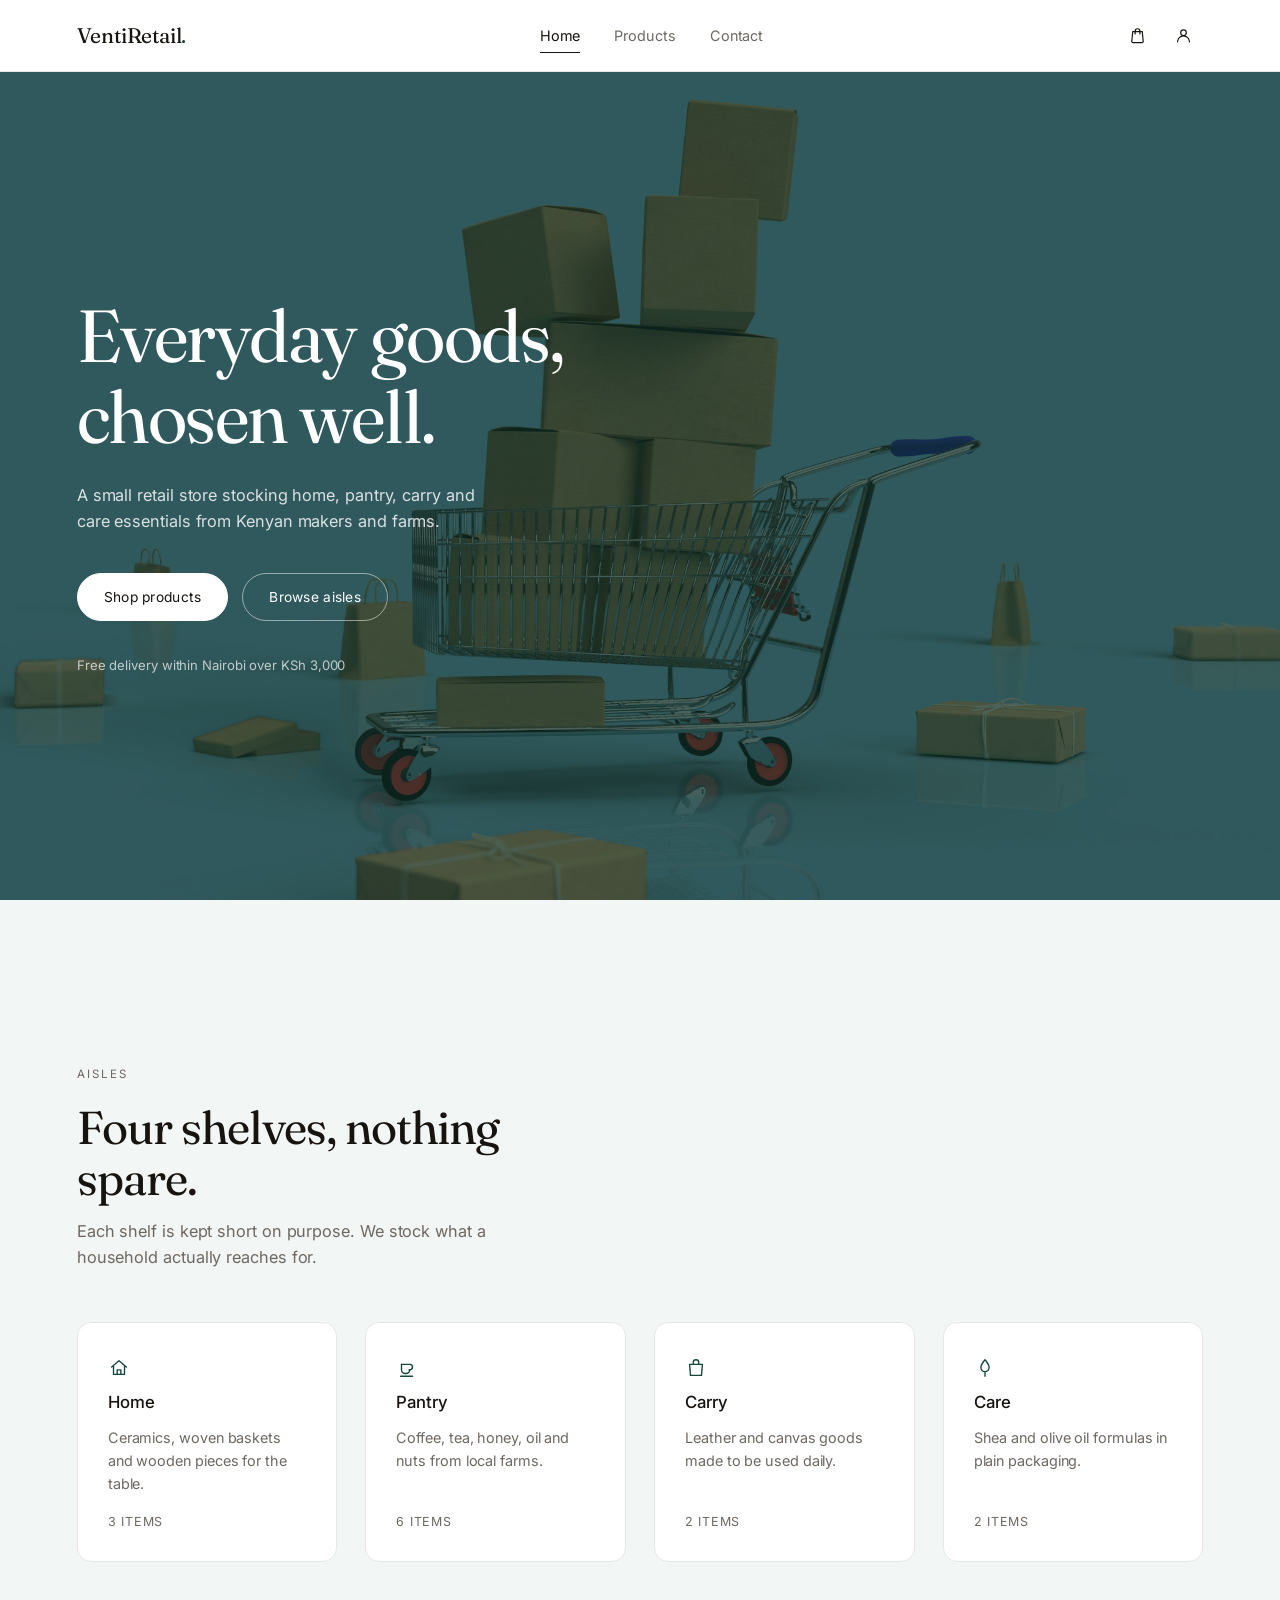
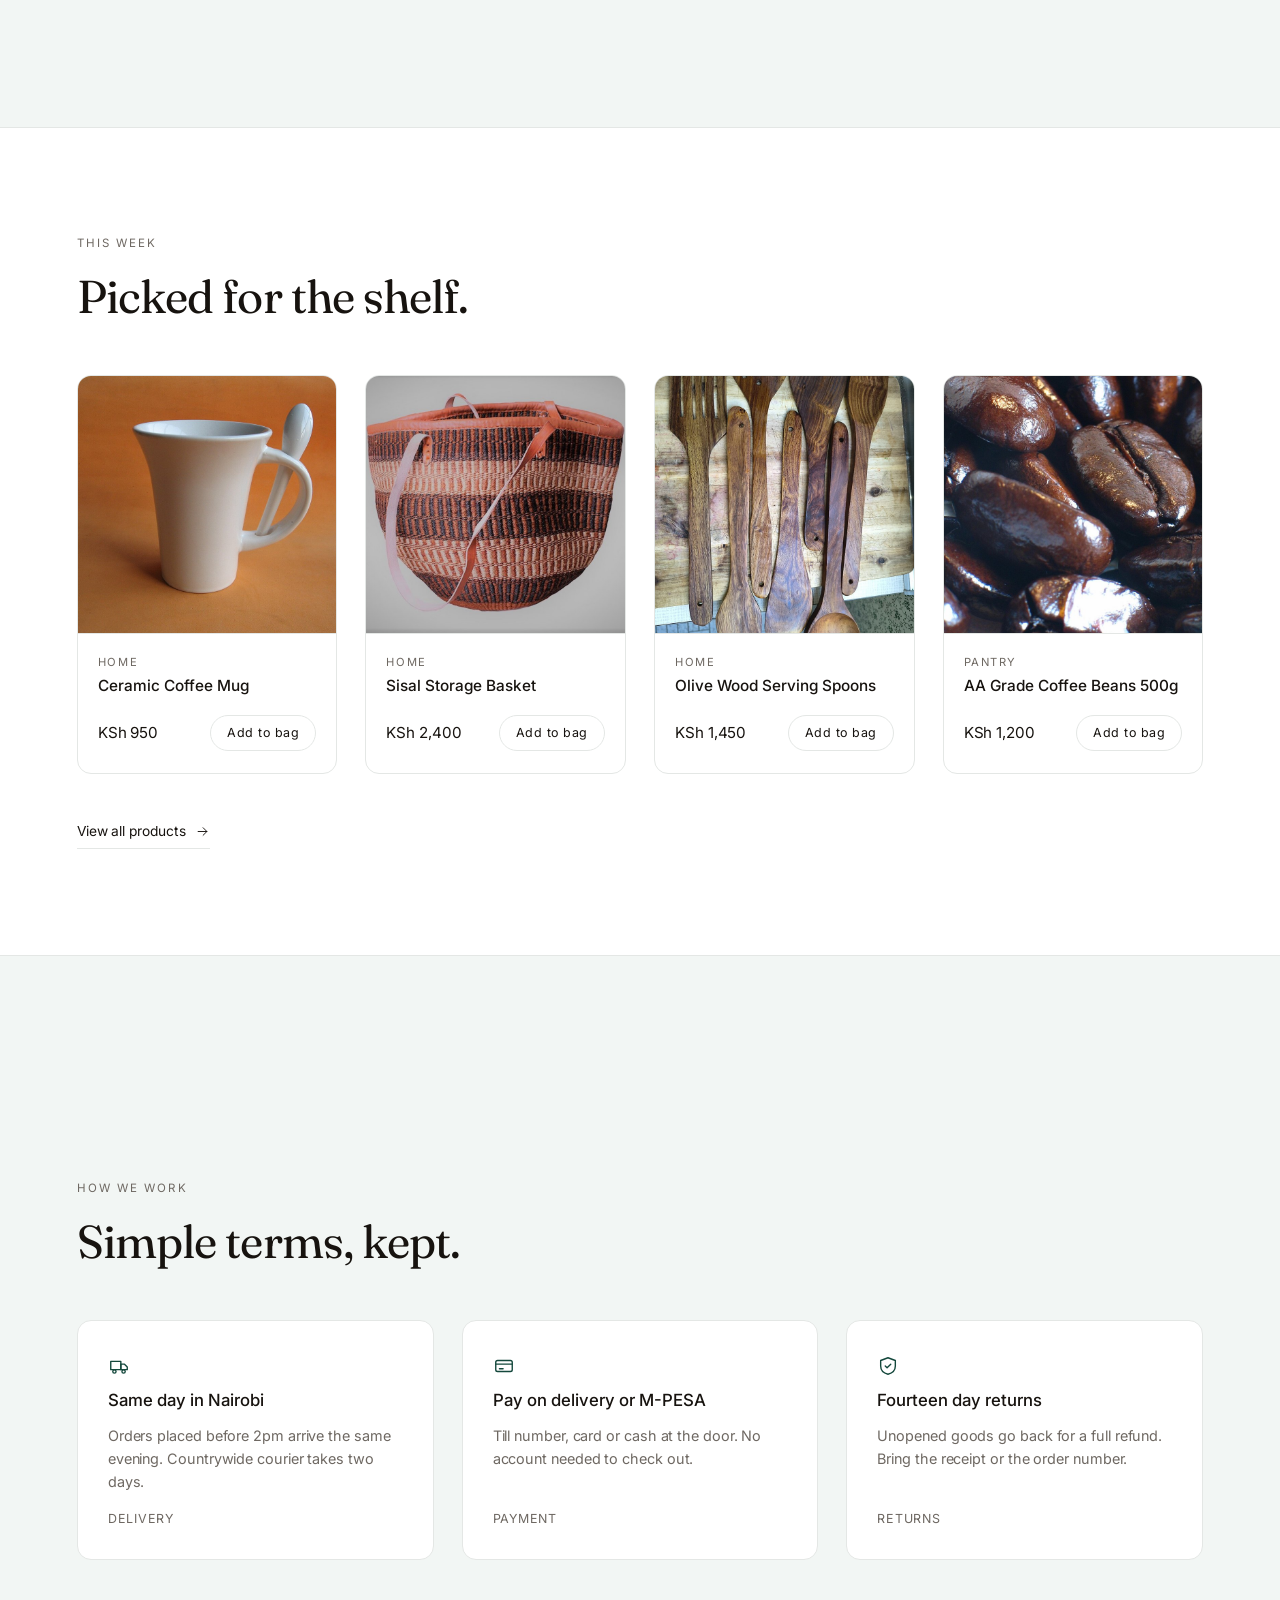
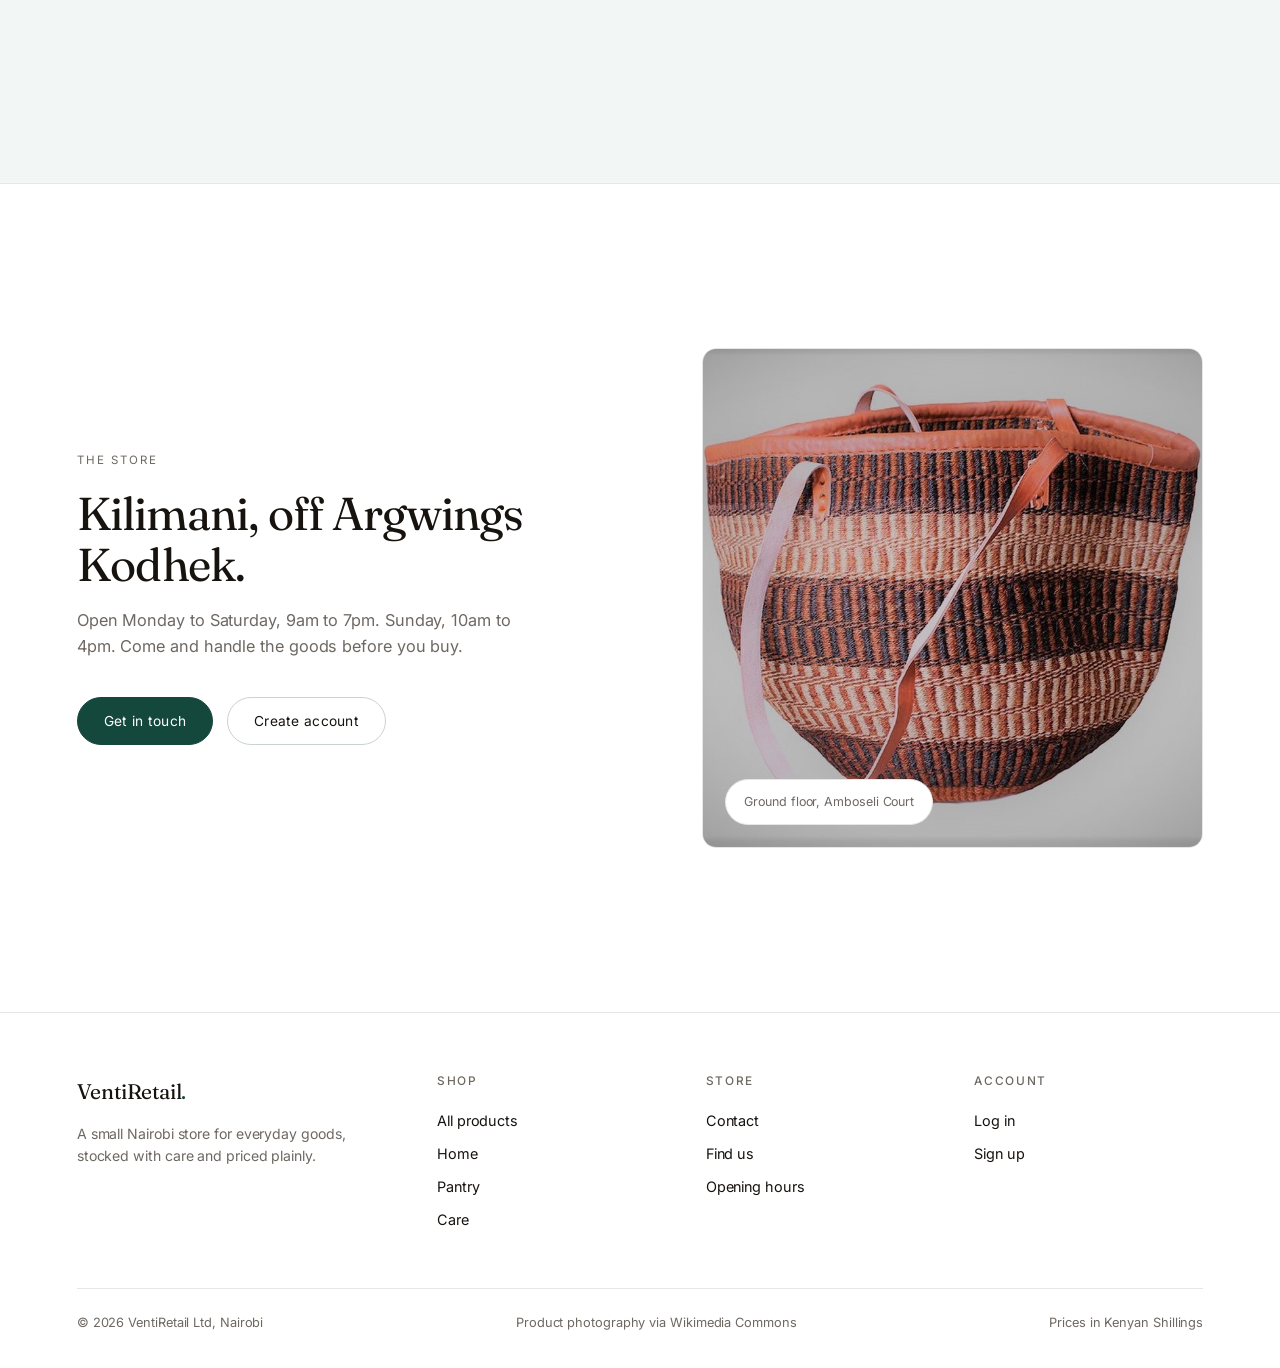
<file: index.html>
<!DOCTYPE html>
<html lang="en" class="snap">
<head>
<meta charset="utf-8">
<meta name="viewport" content="width=device-width, initial-scale=1">
<title>VentiRetail | Everyday goods, Nairobi</title>
<meta name="description" content="VentiRetail is a Nairobi retail store for everyday home, pantry, carry and care goods.">
<link rel="preconnect" href="https://fonts.googleapis.com">
<link rel="preconnect" href="https://fonts.gstatic.com" crossorigin>
<link href="https://fonts.googleapis.com/css2?family=Fraunces:opsz,wght@9..144,300;9..144,400;9..144,500&family=Inter:wght@300;400;500&display=swap" rel="stylesheet">
<link rel="stylesheet" href="assets/css/styles.css">
</head>
<body>

<header class="site-header">
  <div class="wrap header-inner">
    <a class="brand" href="index.html">VentiRetail<span>.</span></a>

    <nav class="nav">
      <a href="index.html" class="active">Home</a>
      <a href="products.html">Products</a>
      <a href="contact.html">Contact</a>
    </nav>

    <div class="actions">
      <button class="icon-btn menu-toggle" data-menu aria-label="Menu">
        <svg viewBox="0 0 24 24" fill="none" stroke="currentColor" stroke-width="1.5" stroke-linecap="round"><path d="M4 7h16M4 12h16M4 17h16"/></svg>
      </button>
      <button class="icon-btn" data-cart-open aria-label="Bag">
        <svg viewBox="0 0 24 24" fill="none" stroke="currentColor" stroke-width="1.5" stroke-linecap="round" stroke-linejoin="round">
          <path d="M6 7h12l1.2 12.2a1.5 1.5 0 0 1-1.5 1.8H6.3a1.5 1.5 0 0 1-1.5-1.8L6 7Z"/>
          <path d="M9 10V6.5a3 3 0 0 1 6 0V10"/>
        </svg>
        <span class="count" data-cart-count hidden>0</span>
      </button>
      <a class="icon-btn" href="login.html" aria-label="Account">
        <svg viewBox="0 0 24 24" fill="none" stroke="currentColor" stroke-width="1.5" stroke-linecap="round" stroke-linejoin="round">
          <circle cx="12" cy="8.5" r="3.5"/>
          <path d="M4.5 20a7.5 7.5 0 0 1 15 0"/>
        </svg>
      </a>
    </div>
  </div>
</header>

<main>

  <!-- Hero -->
  <section class="section hero hero-full" id="top">
    <div class="wrap">
      <div class="hero-copy reveal">
        <h1>Everyday goods, chosen well.</h1>
        <p class="lede">A small retail store stocking home, pantry, carry and care essentials from Kenyan makers and farms.</p>
        <div class="hero-actions">
          <a class="btn btn-light" href="products.html">Shop products</a>
          <a class="btn btn-outline" href="#collections">Browse aisles</a>
        </div>
        <p class="hero-note">Free delivery within Nairobi over KSh 3,000</p>
      </div>
    </div>

  </section>

  <!-- Collections -->
  <section class="section section-alt" id="collections">
    <div class="wrap">
      <div class="section-head reveal">
        <p class="eyebrow">Aisles</p>
        <h2>Four shelves, nothing spare.</h2>
        <p class="lede">Each shelf is kept short on purpose. We stock what a household actually reaches for.</p>
      </div>

      <div class="grid-4">
        <a class="tile reveal" href="products.html">
          <svg viewBox="0 0 24 24" fill="none" stroke="currentColor" stroke-width="1.5" stroke-linecap="round" stroke-linejoin="round"><path d="M4 11 12 4l8 7"/><path d="M6 10v9h12v-9"/><path d="M10 19v-5h4v5"/></svg>
          <h3>Home</h3>
          <p>Ceramics, woven baskets and wooden pieces for the table.</p>
          <span class="tile-foot">3 items</span>
        </a>
        <a class="tile reveal" href="products.html">
          <svg viewBox="0 0 24 24" fill="none" stroke="currentColor" stroke-width="1.5" stroke-linecap="round" stroke-linejoin="round"><path d="M6 8h9a3 3 0 0 1 0 6h-1"/><path d="M6 8v6a4 4 0 0 0 4 4h1a4 4 0 0 0 4-4"/><path d="M5 21h13"/></svg>
          <h3>Pantry</h3>
          <p>Coffee, tea, honey, oil and nuts from local farms.</p>
          <span class="tile-foot">6 items</span>
        </a>
        <a class="tile reveal" href="products.html">
          <svg viewBox="0 0 24 24" fill="none" stroke="currentColor" stroke-width="1.5" stroke-linecap="round" stroke-linejoin="round"><path d="M5 8h14l-1 12H6L5 8Z"/><path d="M9 8V6a3 3 0 0 1 6 0v2"/></svg>
          <h3>Carry</h3>
          <p>Leather and canvas goods made to be used daily.</p>
          <span class="tile-foot">2 items</span>
        </a>
        <a class="tile reveal" href="products.html">
          <svg viewBox="0 0 24 24" fill="none" stroke="currentColor" stroke-width="1.5" stroke-linecap="round" stroke-linejoin="round"><path d="M12 3c3 3.5 4.5 6 4.5 8.5a4.5 4.5 0 0 1-9 0C7.5 9 9 6.5 12 3Z"/><path d="M12 21v-4"/></svg>
          <h3>Care</h3>
          <p>Shea and olive oil formulas in plain packaging.</p>
          <span class="tile-foot">2 items</span>
        </a>
      </div>
    </div>
  </section>

  <!-- Featured -->
  <section class="section" id="featured">
    <div class="wrap">
      <div class="section-head reveal">
        <p class="eyebrow">This week</p>
        <h2>Picked for the shelf.</h2>
      </div>
      <div class="grid-4 reveal" data-grid data-limit="4"></div>
      <div style="margin-top:44px">
        <a class="link-arrow" href="products.html">
          View all products
          <svg viewBox="0 0 24 24" fill="none" stroke="currentColor" stroke-width="1.5" stroke-linecap="round" stroke-linejoin="round"><path d="M5 12h14M13 6l6 6-6 6"/></svg>
        </a>
      </div>
    </div>
  </section>

  <!-- Promise -->
  <section class="section section-alt" id="promise">
    <div class="wrap">
      <div class="section-head reveal">
        <p class="eyebrow">How we work</p>
        <h2>Simple terms, kept.</h2>
      </div>
      <div class="grid-3">
        <div class="tile reveal">
          <svg viewBox="0 0 24 24" fill="none" stroke="currentColor" stroke-width="1.5" stroke-linecap="round" stroke-linejoin="round"><path d="M3 7h11v9H3z"/><path d="M14 10h4l3 3v3h-7z"/><circle cx="7" cy="18" r="1.8"/><circle cx="17" cy="18" r="1.8"/></svg>
          <h3>Same day in Nairobi</h3>
          <p>Orders placed before 2pm arrive the same evening. Countrywide courier takes two days.</p>
          <span class="tile-foot">Delivery</span>
        </div>
        <div class="tile reveal">
          <svg viewBox="0 0 24 24" fill="none" stroke="currentColor" stroke-width="1.5" stroke-linecap="round" stroke-linejoin="round"><rect x="3" y="6" width="18" height="12" rx="2"/><path d="M3 10h18"/><path d="M7 15h4"/></svg>
          <h3>Pay on delivery or M-PESA</h3>
          <p>Till number, card or cash at the door. No account needed to check out.</p>
          <span class="tile-foot">Payment</span>
        </div>
        <div class="tile reveal">
          <svg viewBox="0 0 24 24" fill="none" stroke="currentColor" stroke-width="1.5" stroke-linecap="round" stroke-linejoin="round"><path d="M12 3 4 6v6c0 4.5 3.2 7.8 8 9 4.8-1.2 8-4.5 8-9V6l-8-3Z"/><path d="m9 12 2 2 4-4"/></svg>
          <h3>Fourteen day returns</h3>
          <p>Unopened goods go back for a full refund. Bring the receipt or the order number.</p>
          <span class="tile-foot">Returns</span>
        </div>
      </div>
    </div>
  </section>

  <!-- Visit -->
  <section class="section" id="visit">
    <div class="wrap hero-grid">
      <div class="hero-copy reveal">
        <p class="eyebrow">The store</p>
        <h2>Kilimani, off Argwings Kodhek.</h2>
        <p class="lede" style="margin-top:16px">Open Monday to Saturday, 9am to 7pm. Sunday, 10am to 4pm. Come and handle the goods before you buy.</p>
        <div class="hero-actions">
          <a class="btn" href="contact.html">Get in touch</a>
          <a class="btn btn-ghost" href="signup.html">Create account</a>
        </div>
      </div>
      <div class="hero-figure reveal" style="aspect-ratio:1/1">
        <img src="assets/products/basket.jpg" alt="Woven sisal basket on the shop shelf">
        <div class="hero-tag">Ground floor, Amboseli Court</div>
      </div>
    </div>
  </section>

</main>

<footer class="site-footer">
  <div class="wrap">
    <div class="footer-grid">
      <div>
        <a class="brand" href="index.html">VentiRetail<span>.</span></a>
        <p>A small Nairobi store for everyday goods, stocked with care and priced plainly.</p>
      </div>
      <div class="footer-col">
        <h3>Shop</h3>
        <a href="products.html">All products</a>
        <a href="products.html">Home</a>
        <a href="products.html">Pantry</a>
        <a href="products.html">Care</a>
      </div>
      <div class="footer-col">
        <h3>Store</h3>
        <a href="contact.html">Contact</a>
        <a href="contact.html#find">Find us</a>
        <a href="contact.html#hours">Opening hours</a>
      </div>
      <div class="footer-col">
        <h3>Account</h3>
        <a href="login.html">Log in</a>
        <a href="signup.html">Sign up</a>
      </div>
    </div>
    <div class="footer-bar">
      <span>&copy; 2026 VentiRetail Ltd, Nairobi</span>
      <span>Product photography via Wikimedia Commons</span>
      <span>Prices in Kenyan Shillings</span>
    </div>
  </div>
</footer>

<div class="overlay" data-overlay></div>

<aside class="drawer" data-drawer aria-label="Shopping bag">
  <div class="drawer-head">
    <h2>Your bag</h2>
    <button class="icon-btn" data-cart-close aria-label="Close bag">
      <svg viewBox="0 0 24 24" fill="none" stroke="currentColor" stroke-width="1.5" stroke-linecap="round"><path d="M6 6l12 12M18 6 6 18"/></svg>
    </button>
  </div>
  <div class="drawer-body" data-cart-body></div>
  <div class="drawer-foot">
    <div class="total-row">
      <span>Total</span>
      <span data-cart-total>KSh 0</span>
    </div>
    <button class="btn btn-block" type="button">Checkout</button>
    <p class="note">Delivery calculated at checkout.</p>
  </div>
</aside>

<script src="assets/js/app.js"></script>
</body>
</html>
</file>
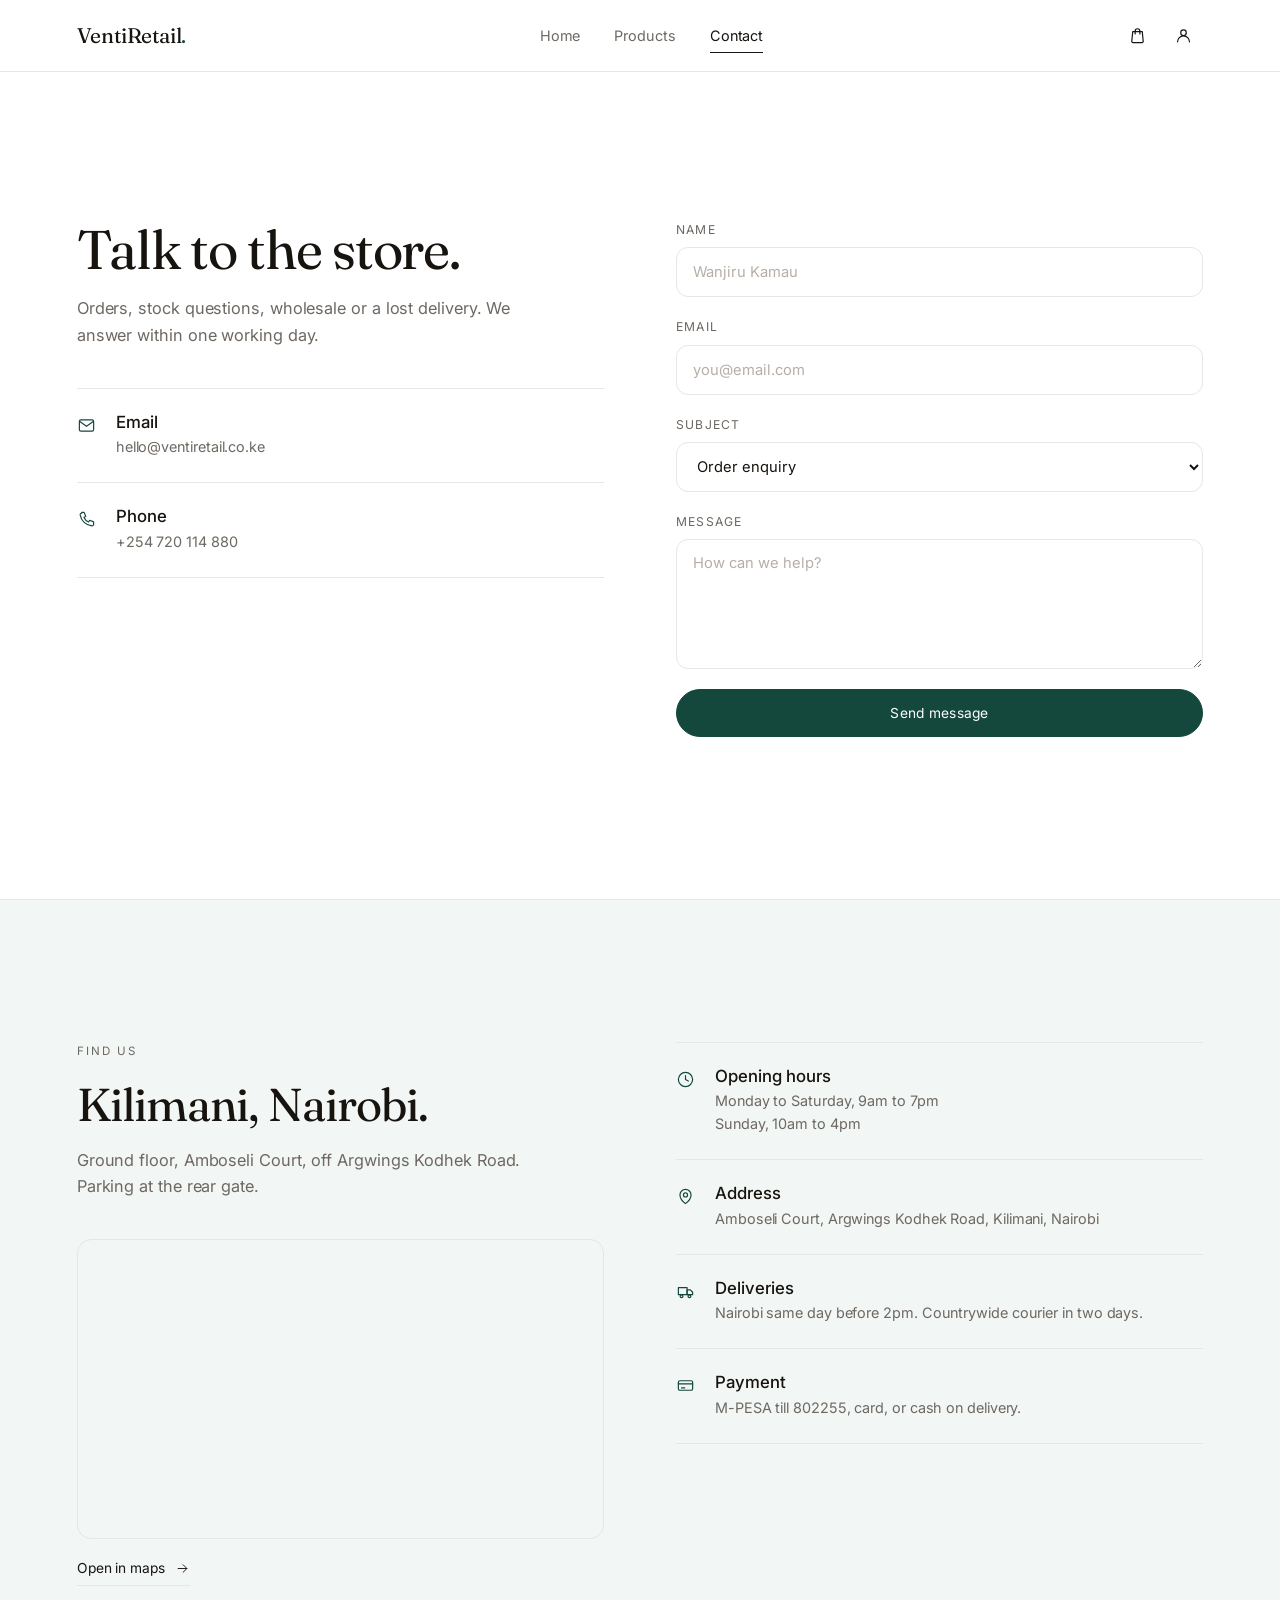
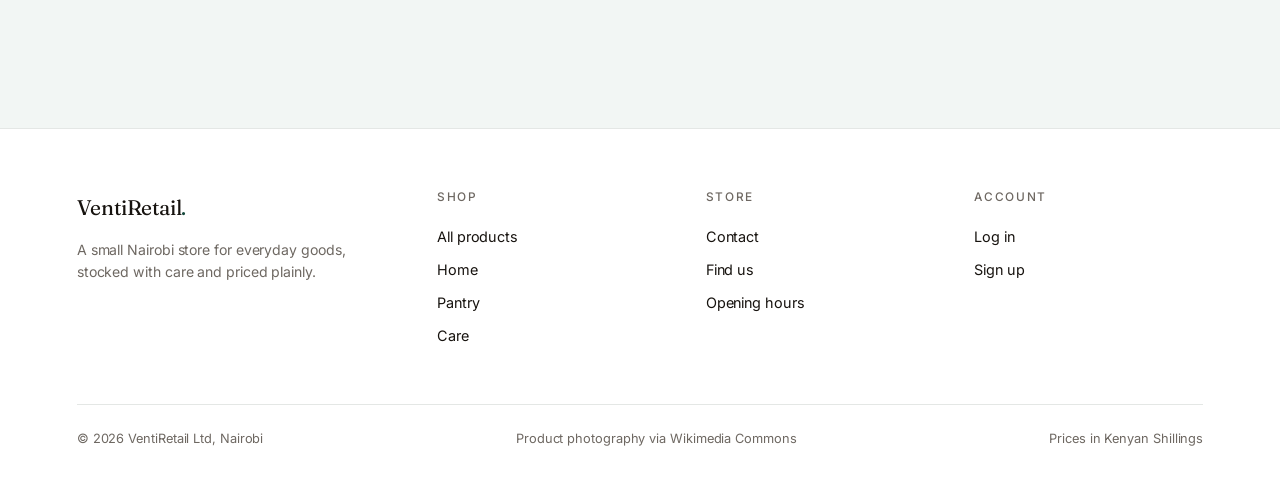
<file: contact.html>
<!DOCTYPE html>
<html lang="en" class="snap">
<head>
<meta charset="utf-8">
<meta name="viewport" content="width=device-width, initial-scale=1">
<title>Contact | VentiRetail</title>
<meta name="description" content="Reach the VentiRetail store in Kilimani, Nairobi. Message us, call, or visit.">
<link rel="preconnect" href="https://fonts.googleapis.com">
<link rel="preconnect" href="https://fonts.gstatic.com" crossorigin>
<link href="https://fonts.googleapis.com/css2?family=Fraunces:opsz,wght@9..144,300;9..144,400;9..144,500&family=Inter:wght@300;400;500&display=swap" rel="stylesheet">
<link rel="stylesheet" href="assets/css/styles.css">
</head>
<body>

<header class="site-header">
  <div class="wrap header-inner">
    <a class="brand" href="index.html">VentiRetail<span>.</span></a>

    <nav class="nav">
      <a href="index.html">Home</a>
      <a href="products.html">Products</a>
      <a href="contact.html" class="active">Contact</a>
    </nav>

    <div class="actions">
      <button class="icon-btn menu-toggle" data-menu aria-label="Menu">
        <svg viewBox="0 0 24 24" fill="none" stroke="currentColor" stroke-width="1.5" stroke-linecap="round"><path d="M4 7h16M4 12h16M4 17h16"/></svg>
      </button>
      <button class="icon-btn" data-cart-open aria-label="Bag">
        <svg viewBox="0 0 24 24" fill="none" stroke="currentColor" stroke-width="1.5" stroke-linecap="round" stroke-linejoin="round">
          <path d="M6 7h12l1.2 12.2a1.5 1.5 0 0 1-1.5 1.8H6.3a1.5 1.5 0 0 1-1.5-1.8L6 7Z"/>
          <path d="M9 10V6.5a3 3 0 0 1 6 0V10"/>
        </svg>
        <span class="count" data-cart-count hidden>0</span>
      </button>
      <a class="icon-btn" href="login.html" aria-label="Account">
        <svg viewBox="0 0 24 24" fill="none" stroke="currentColor" stroke-width="1.5" stroke-linecap="round" stroke-linejoin="round">
          <circle cx="12" cy="8.5" r="3.5"/>
          <path d="M4.5 20a7.5 7.5 0 0 1 15 0"/>
        </svg>
      </a>
    </div>
  </div>
</header>

<main>

  <!-- Write to us -->
  <section class="section hero" id="write">
    <div class="wrap contact-grid">
      <div class="reveal">
        <h1 style="font-size:clamp(2.2rem,4.6vw,3.4rem);margin-bottom:16px">Talk to the store.</h1>
        <p class="lede">Orders, stock questions, wholesale or a lost delivery. We answer within one working day.</p>

        <div class="info-list" style="margin-top:40px">
          <div class="info-item">
            <svg viewBox="0 0 24 24" fill="none" stroke="currentColor" stroke-width="1.5" stroke-linecap="round" stroke-linejoin="round"><rect x="3" y="5" width="18" height="14" rx="2"/><path d="m3.5 7 8.5 6 8.5-6"/></svg>
            <div>
              <h3>Email</h3>
              <p>hello@ventiretail.co.ke</p>
            </div>
          </div>
          <div class="info-item">
            <svg viewBox="0 0 24 24" fill="none" stroke="currentColor" stroke-width="1.5" stroke-linecap="round" stroke-linejoin="round"><path d="M6 3h3l2 5-2.2 1.4a12 12 0 0 0 5.8 5.8L16 13l5 2v3a2 2 0 0 1-2.2 2A16.5 16.5 0 0 1 4 6.2 2 2 0 0 1 6 4Z"/></svg>
            <div>
              <h3>Phone</h3>
              <p>+254 720 114 880</p>
            </div>
          </div>
        </div>
      </div>

      <div class="reveal">
        <form data-demo="Message sent. We will reply to your email shortly." data-reset="true">
          <div class="field">
            <label for="name">Name</label>
            <input id="name" name="name" type="text" placeholder="Wanjiru Kamau" required>
          </div>
          <div class="field">
            <label for="email">Email</label>
            <input id="email" name="email" type="email" placeholder="you@email.com" required>
          </div>
          <div class="field">
            <label for="topic">Subject</label>
            <select id="topic" name="topic">
              <option>Order enquiry</option>
              <option>Stock and availability</option>
              <option>Wholesale</option>
              <option>Returns</option>
            </select>
          </div>
          <div class="field">
            <label for="message">Message</label>
            <textarea id="message" name="message" placeholder="How can we help?" required></textarea>
          </div>
          <button class="btn btn-block" type="submit">Send message</button>
          <p class="note" data-note></p>
        </form>
      </div>
    </div>

  </section>

  <!-- Find us -->
  <section class="section section-alt" id="find">
    <div class="wrap contact-grid">
      <div class="reveal">
        <p class="eyebrow">Find us</p>
        <h2>Kilimani, Nairobi.</h2>
        <p class="lede" style="margin-top:16px">Ground floor, Amboseli Court, off Argwings Kodhek Road. Parking at the rear gate.</p>
        <div class="map-block">
          <iframe
            title="Map of Kilimani, Nairobi"
            src="https://www.openstreetmap.org/export/embed.html?bbox=36.7745%2C-1.3005%2C36.7965%2C-1.2865&amp;layer=mapnik&amp;marker=-1.2935%2C36.7855"
            loading="lazy"
            referrerpolicy="no-referrer-when-downgrade"></iframe>
        </div>
        <a class="link-arrow" style="margin-top:18px" href="https://www.openstreetmap.org/?mlat=-1.2935&amp;mlon=36.7855#map=16/-1.2935/36.7855" target="_blank" rel="noopener">
          Open in maps
          <svg viewBox="0 0 24 24" fill="none" stroke="currentColor" stroke-width="1.5" stroke-linecap="round" stroke-linejoin="round"><path d="M5 12h14M13 6l6 6-6 6"/></svg>
        </a>
      </div>

      <div class="reveal" id="hours">
        <div class="info-list">
          <div class="info-item">
            <svg viewBox="0 0 24 24" fill="none" stroke="currentColor" stroke-width="1.5" stroke-linecap="round" stroke-linejoin="round"><circle cx="12" cy="12" r="9"/><path d="M12 7v5l3.5 2"/></svg>
            <div>
              <h3>Opening hours</h3>
              <p>Monday to Saturday, 9am to 7pm<br>Sunday, 10am to 4pm</p>
            </div>
          </div>
          <div class="info-item">
            <svg viewBox="0 0 24 24" fill="none" stroke="currentColor" stroke-width="1.5" stroke-linecap="round" stroke-linejoin="round"><path d="M12 21s7-5.4 7-11a7 7 0 1 0-14 0c0 5.6 7 11 7 11Z"/><circle cx="12" cy="10" r="2.6"/></svg>
            <div>
              <h3>Address</h3>
              <p>Amboseli Court, Argwings Kodhek Road, Kilimani, Nairobi</p>
            </div>
          </div>
          <div class="info-item">
            <svg viewBox="0 0 24 24" fill="none" stroke="currentColor" stroke-width="1.5" stroke-linecap="round" stroke-linejoin="round"><path d="M3 7h11v9H3z"/><path d="M14 10h4l3 3v3h-7z"/><circle cx="7" cy="18" r="1.8"/><circle cx="17" cy="18" r="1.8"/></svg>
            <div>
              <h3>Deliveries</h3>
              <p>Nairobi same day before 2pm. Countrywide courier in two days.</p>
            </div>
          </div>
          <div class="info-item">
            <svg viewBox="0 0 24 24" fill="none" stroke="currentColor" stroke-width="1.5" stroke-linecap="round" stroke-linejoin="round"><rect x="3" y="6" width="18" height="12" rx="2"/><path d="M3 10h18"/><path d="M7 15h4"/></svg>
            <div>
              <h3>Payment</h3>
              <p>M-PESA till 802255, card, or cash on delivery.</p>
            </div>
          </div>
        </div>
      </div>
    </div>
  </section>

</main>

<footer class="site-footer">
  <div class="wrap">
    <div class="footer-grid">
      <div>
        <a class="brand" href="index.html">VentiRetail<span>.</span></a>
        <p>A small Nairobi store for everyday goods, stocked with care and priced plainly.</p>
      </div>
      <div class="footer-col">
        <h3>Shop</h3>
        <a href="products.html">All products</a>
        <a href="products.html">Home</a>
        <a href="products.html">Pantry</a>
        <a href="products.html">Care</a>
      </div>
      <div class="footer-col">
        <h3>Store</h3>
        <a href="contact.html">Contact</a>
        <a href="contact.html#find">Find us</a>
        <a href="contact.html#hours">Opening hours</a>
      </div>
      <div class="footer-col">
        <h3>Account</h3>
        <a href="login.html">Log in</a>
        <a href="signup.html">Sign up</a>
      </div>
    </div>
    <div class="footer-bar">
      <span>&copy; 2026 VentiRetail Ltd, Nairobi</span>
      <span>Product photography via Wikimedia Commons</span>
      <span>Prices in Kenyan Shillings</span>
    </div>
  </div>
</footer>

<div class="overlay" data-overlay></div>

<aside class="drawer" data-drawer aria-label="Shopping bag">
  <div class="drawer-head">
    <h2>Your bag</h2>
    <button class="icon-btn" data-cart-close aria-label="Close bag">
      <svg viewBox="0 0 24 24" fill="none" stroke="currentColor" stroke-width="1.5" stroke-linecap="round"><path d="M6 6l12 12M18 6 6 18"/></svg>
    </button>
  </div>
  <div class="drawer-body" data-cart-body></div>
  <div class="drawer-foot">
    <div class="total-row">
      <span>Total</span>
      <span data-cart-total>KSh 0</span>
    </div>
    <button class="btn btn-block" type="button">Checkout</button>
    <p class="note">Delivery calculated at checkout.</p>
  </div>
</aside>

<script src="assets/js/app.js"></script>
</body>
</html>
</file>
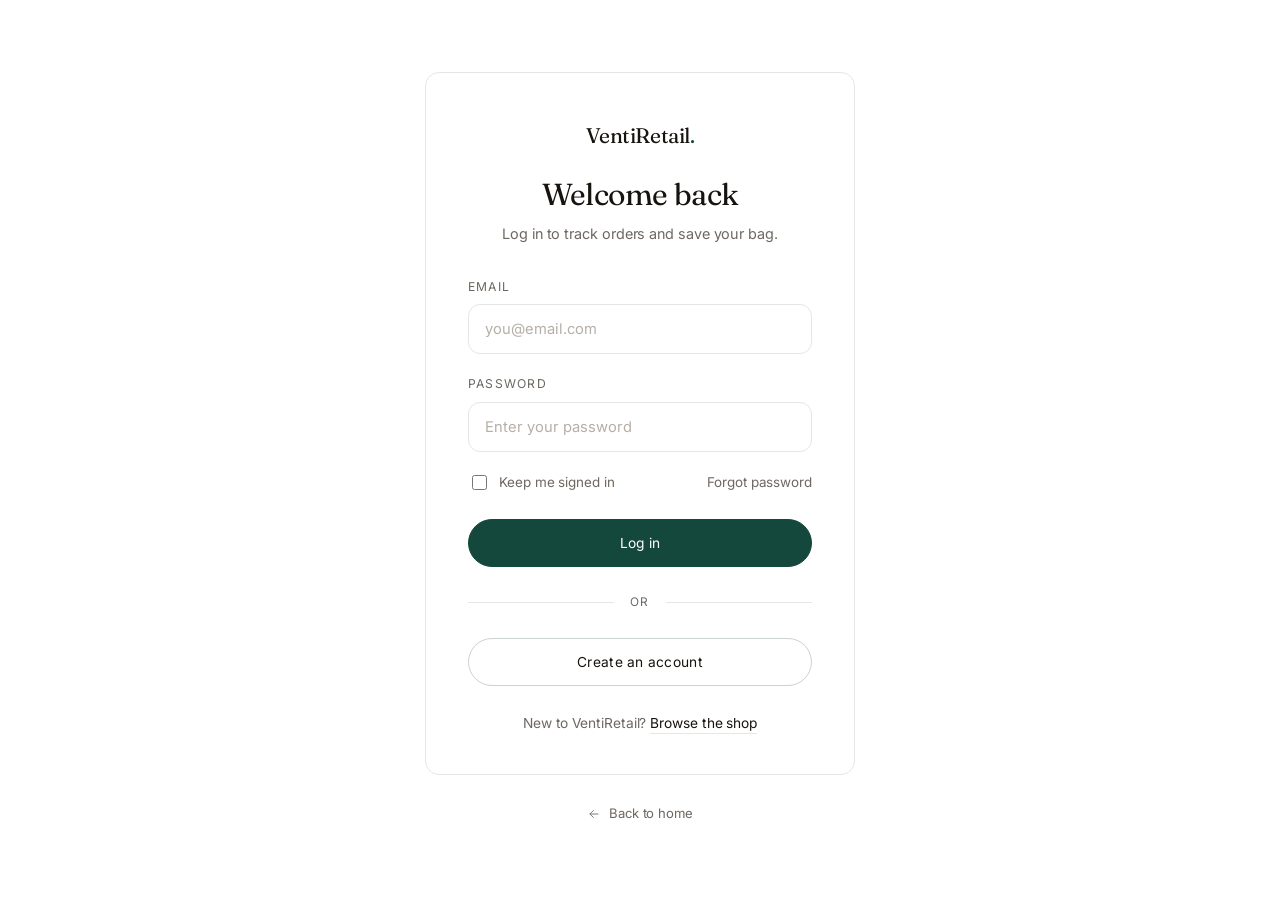
<file: login.html>
<!DOCTYPE html>
<html lang="en">
<head>
<meta charset="utf-8">
<meta name="viewport" content="width=device-width, initial-scale=1">
<title>Log in | VentiRetail</title>
<link rel="preconnect" href="https://fonts.googleapis.com">
<link rel="preconnect" href="https://fonts.gstatic.com" crossorigin>
<link href="https://fonts.googleapis.com/css2?family=Fraunces:opsz,wght@9..144,300;9..144,400;9..144,500&family=Inter:wght@300;400;500&display=swap" rel="stylesheet">
<link rel="stylesheet" href="assets/css/styles.css">
</head>
<body>

<main class="auth">
  <div class="auth-inner">
    <div class="auth-card">
      <a class="brand" href="index.html">VentiRetail<span>.</span></a>
      <h1>Welcome back</h1>
      <p class="sub">Log in to track orders and save your bag.</p>

      <form data-demo="Demo only. Connect an authentication service to log in." data-reset="false">
        <div class="field">
          <label for="email">Email</label>
          <input id="email" name="email" type="email" placeholder="you@email.com" required>
        </div>
        <div class="field">
          <label for="password">Password</label>
          <input id="password" name="password" type="password" placeholder="Enter your password" required>
        </div>

        <div class="row-between">
          <label class="check"><input type="checkbox"> Keep me signed in</label>
          <a href="#">Forgot password</a>
        </div>

        <button class="btn btn-block" type="submit">Log in</button>
        <p class="note" data-note style="text-align:center"></p>
      </form>

      <div class="divider">or</div>

      <a class="btn btn-ghost btn-block" href="signup.html">Create an account</a>

      <p class="auth-foot">New to VentiRetail? <a href="products.html">Browse the shop</a></p>
    </div>

    <a class="back-home" href="index.html">
      <svg viewBox="0 0 24 24" fill="none" stroke="currentColor" stroke-width="1.5" stroke-linecap="round" stroke-linejoin="round"><path d="M19 12H5M11 6l-6 6 6 6"/></svg>
      Back to home
    </a>
  </div>
</main>

<script src="assets/js/app.js"></script>
</body>
</html>
</file>
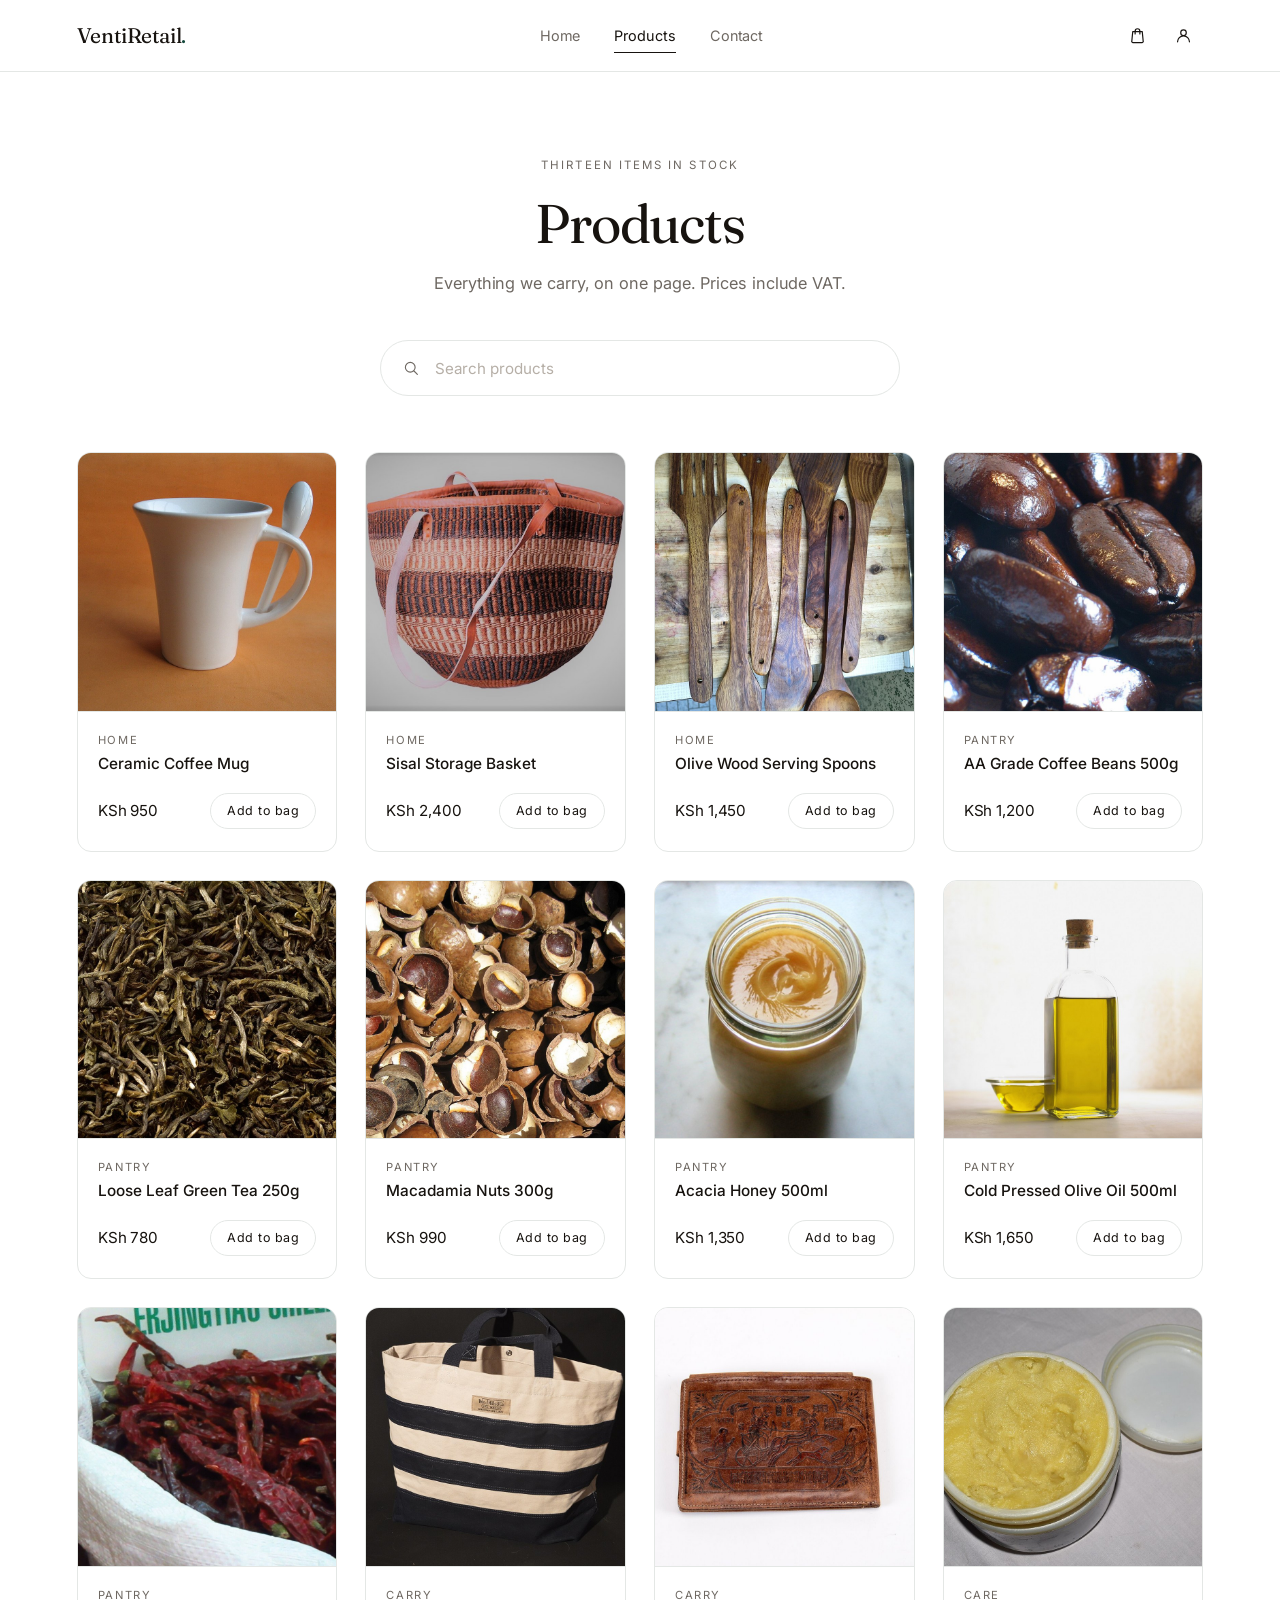
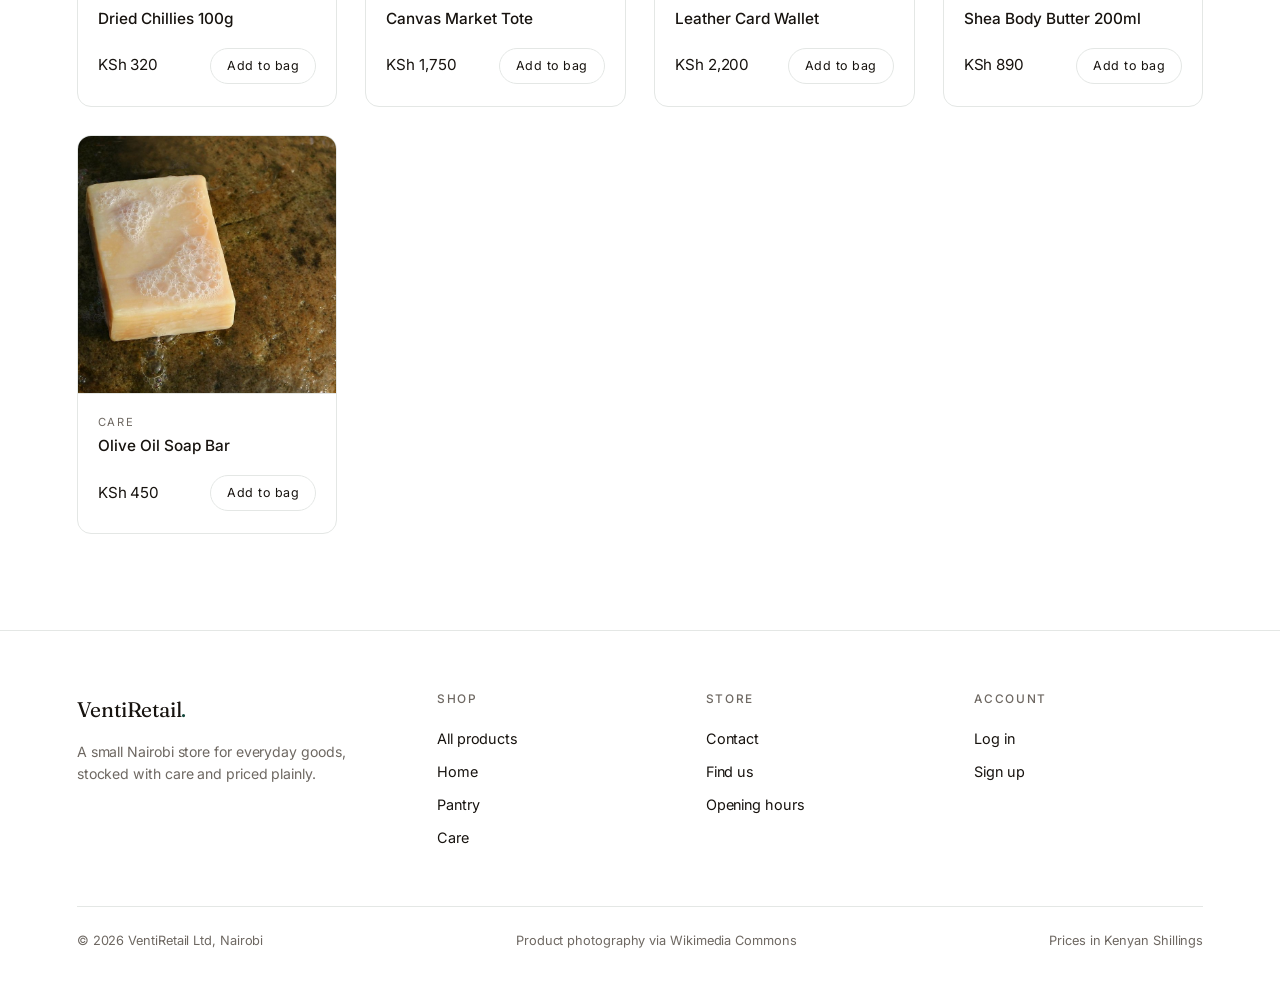
<file: products.html>
<!DOCTYPE html>
<html lang="en">
<head>
<meta charset="utf-8">
<meta name="viewport" content="width=device-width, initial-scale=1">
<title>Products | VentiRetail</title>
<meta name="description" content="Home, pantry, carry and care goods stocked at VentiRetail, Nairobi.">
<link rel="preconnect" href="https://fonts.googleapis.com">
<link rel="preconnect" href="https://fonts.gstatic.com" crossorigin>
<link href="https://fonts.googleapis.com/css2?family=Fraunces:opsz,wght@9..144,300;9..144,400;9..144,500&family=Inter:wght@300;400;500&display=swap" rel="stylesheet">
<link rel="stylesheet" href="assets/css/styles.css">
</head>
<body>

<header class="site-header">
  <div class="wrap header-inner">
    <a class="brand" href="index.html">VentiRetail<span>.</span></a>

    <nav class="nav">
      <a href="index.html">Home</a>
      <a href="products.html" class="active">Products</a>
      <a href="contact.html">Contact</a>
    </nav>

    <div class="actions">
      <button class="icon-btn menu-toggle" data-menu aria-label="Menu">
        <svg viewBox="0 0 24 24" fill="none" stroke="currentColor" stroke-width="1.5" stroke-linecap="round"><path d="M4 7h16M4 12h16M4 17h16"/></svg>
      </button>
      <button class="icon-btn" data-cart-open aria-label="Bag">
        <svg viewBox="0 0 24 24" fill="none" stroke="currentColor" stroke-width="1.5" stroke-linecap="round" stroke-linejoin="round">
          <path d="M6 7h12l1.2 12.2a1.5 1.5 0 0 1-1.5 1.8H6.3a1.5 1.5 0 0 1-1.5-1.8L6 7Z"/>
          <path d="M9 10V6.5a3 3 0 0 1 6 0V10"/>
        </svg>
        <span class="count" data-cart-count hidden>0</span>
      </button>
      <a class="icon-btn" href="login.html" aria-label="Account">
        <svg viewBox="0 0 24 24" fill="none" stroke="currentColor" stroke-width="1.5" stroke-linecap="round" stroke-linejoin="round">
          <circle cx="12" cy="8.5" r="3.5"/>
          <path d="M4.5 20a7.5 7.5 0 0 1 15 0"/>
        </svg>
      </a>
    </div>
  </div>
</header>

<main>
  <div class="wrap page-head">
    <p class="eyebrow">Thirteen items in stock</p>
    <h1>Products</h1>
    <p class="lede">Everything we carry, on one page. Prices include VAT.</p>
  </div>

  <div class="wrap" style="padding-bottom:96px">
    <div class="search-bar">
      <svg viewBox="0 0 24 24" fill="none" stroke="currentColor" stroke-width="1.5" stroke-linecap="round" stroke-linejoin="round">
        <circle cx="11" cy="11" r="6.5"/><path d="m16 16 4.5 4.5"/>
      </svg>
      <input type="search" data-search placeholder="Search products" aria-label="Search products" autocomplete="off">
    </div>

    <div class="grid-4" data-grid></div>
  </div>
</main>

<footer class="site-footer">
  <div class="wrap">
    <div class="footer-grid">
      <div>
        <a class="brand" href="index.html">VentiRetail<span>.</span></a>
        <p>A small Nairobi store for everyday goods, stocked with care and priced plainly.</p>
      </div>
      <div class="footer-col">
        <h3>Shop</h3>
        <a href="products.html">All products</a>
        <a href="products.html">Home</a>
        <a href="products.html">Pantry</a>
        <a href="products.html">Care</a>
      </div>
      <div class="footer-col">
        <h3>Store</h3>
        <a href="contact.html">Contact</a>
        <a href="contact.html#find">Find us</a>
        <a href="contact.html#hours">Opening hours</a>
      </div>
      <div class="footer-col">
        <h3>Account</h3>
        <a href="login.html">Log in</a>
        <a href="signup.html">Sign up</a>
      </div>
    </div>
    <div class="footer-bar">
      <span>&copy; 2026 VentiRetail Ltd, Nairobi</span>
      <span>Product photography via Wikimedia Commons</span>
      <span>Prices in Kenyan Shillings</span>
    </div>
  </div>
</footer>

<div class="overlay" data-overlay></div>

<aside class="drawer" data-drawer aria-label="Shopping bag">
  <div class="drawer-head">
    <h2>Your bag</h2>
    <button class="icon-btn" data-cart-close aria-label="Close bag">
      <svg viewBox="0 0 24 24" fill="none" stroke="currentColor" stroke-width="1.5" stroke-linecap="round"><path d="M6 6l12 12M18 6 6 18"/></svg>
    </button>
  </div>
  <div class="drawer-body" data-cart-body></div>
  <div class="drawer-foot">
    <div class="total-row">
      <span>Total</span>
      <span data-cart-total>KSh 0</span>
    </div>
    <button class="btn btn-block" type="button">Checkout</button>
    <p class="note">Delivery calculated at checkout.</p>
  </div>
</aside>

<script src="assets/js/app.js"></script>
</body>
</html>
</file>
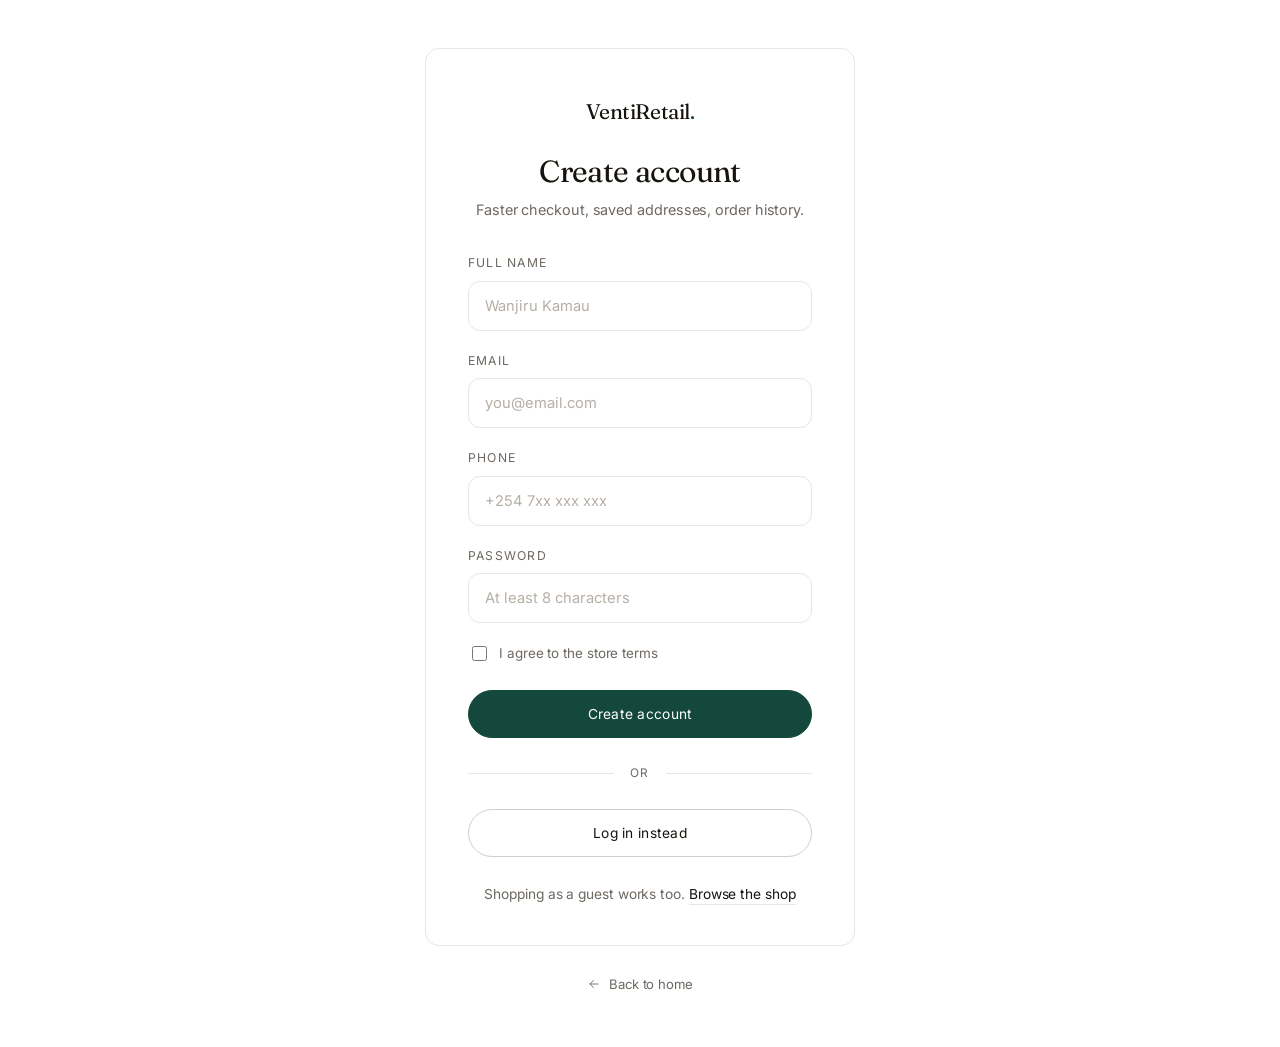
<file: signup.html>
<!DOCTYPE html>
<html lang="en">
<head>
<meta charset="utf-8">
<meta name="viewport" content="width=device-width, initial-scale=1">
<title>Sign up | VentiRetail</title>
<link rel="preconnect" href="https://fonts.googleapis.com">
<link rel="preconnect" href="https://fonts.gstatic.com" crossorigin>
<link href="https://fonts.googleapis.com/css2?family=Fraunces:opsz,wght@9..144,300;9..144,400;9..144,500&family=Inter:wght@300;400;500&display=swap" rel="stylesheet">
<link rel="stylesheet" href="assets/css/styles.css">
</head>
<body>

<main class="auth">
  <div class="auth-inner">
    <div class="auth-card">
      <a class="brand" href="index.html">VentiRetail<span>.</span></a>
      <h1>Create account</h1>
      <p class="sub">Faster checkout, saved addresses, order history.</p>

      <form data-demo="Demo only. Connect an authentication service to register." data-reset="false">
        <div class="field">
          <label for="name">Full name</label>
          <input id="name" name="name" type="text" placeholder="Wanjiru Kamau" required>
        </div>
        <div class="field">
          <label for="email">Email</label>
          <input id="email" name="email" type="email" placeholder="you@email.com" required>
        </div>
        <div class="field">
          <label for="phone">Phone</label>
          <input id="phone" name="phone" type="tel" placeholder="+254 7xx xxx xxx" required>
        </div>
        <div class="field">
          <label for="password">Password</label>
          <input id="password" name="password" type="password" placeholder="At least 8 characters" minlength="8" required>
        </div>

        <div class="row-between">
          <label class="check"><input type="checkbox" required> I agree to the store terms</label>
        </div>

        <button class="btn btn-block" type="submit">Create account</button>
        <p class="note" data-note style="text-align:center"></p>
      </form>

      <div class="divider">or</div>

      <a class="btn btn-ghost btn-block" href="login.html">Log in instead</a>

      <p class="auth-foot">Shopping as a guest works too. <a href="products.html">Browse the shop</a></p>
    </div>

    <a class="back-home" href="index.html">
      <svg viewBox="0 0 24 24" fill="none" stroke="currentColor" stroke-width="1.5" stroke-linecap="round" stroke-linejoin="round"><path d="M19 12H5M11 6l-6 6 6 6"/></svg>
      Back to home
    </a>
  </div>
</main>

<script src="assets/js/app.js"></script>
</body>
</html>
</file>
<file: assets/css/styles.css>
/* VentiRetail - minimal retail store
   Palette: white, ink, stone, forest green (flat, no gradients) */

:root {
  --bone: #FFFFFF;
  --paper: #FFFFFF;
  --ink: #17130F;
  --stone: #6E6862;
  --line: #E4E7E5;
  --forest: #14483C;
  --forest-soft: #F2F6F4;
  --sand: #F2F6F4;

  --font-display: "Fraunces", Georgia, "Times New Roman", serif;
  --font-body: "Inter", -apple-system, "Segoe UI", Helvetica, Arial, sans-serif;

  --header-h: 72px;
  --radius: 999px;
  --radius-card: 14px;
  --radius-field: 12px;
  --gutter: clamp(24px, 6vw, 88px);
  --ease: cubic-bezier(.22, .61, .36, 1);
}

*, *::before, *::after { box-sizing: border-box; }

html { -webkit-text-size-adjust: 100%; scroll-behavior: smooth; }
html.snap { scroll-snap-type: y proximity; scroll-padding-top: var(--header-h); }

body {
  margin: 0;
  background: var(--bone);
  color: var(--ink);
  font-family: var(--font-body);
  font-size: 16px;
  line-height: 1.6;
  letter-spacing: -0.005em;
  -webkit-font-smoothing: antialiased;
}

img { max-width: 100%; display: block; }
a { color: inherit; text-decoration: none; }
button { font: inherit; color: inherit; }

h1, h2, h3 {
  font-family: var(--font-display);
  font-weight: 400;
  letter-spacing: -0.02em;
  line-height: 1.1;
  margin: 0;
}

h1 { font-size: clamp(2.6rem, 6vw, 4.6rem); }
h2 { font-size: clamp(1.9rem, 3.6vw, 2.9rem); }
h3 { font-size: 1.05rem; font-family: var(--font-body); font-weight: 500; letter-spacing: 0; }

p { margin: 0; }

.wrap {
  width: 100%;
  max-width: calc(1200px + var(--gutter) * 2);
  padding-inline: var(--gutter);
  margin-inline: auto;
}

.eyebrow {
  font-size: .72rem;
  text-transform: uppercase;
  letter-spacing: .18em;
  color: var(--stone);
  margin-bottom: 20px;
}

.lede { color: var(--stone); font-size: 1.02rem; max-width: 46ch; }

/* ---------- Header ---------- */

.site-header {
  position: sticky;
  top: 0;
  z-index: 60;
  height: var(--header-h);
  background: rgba(255, 255, 255, .88);
  backdrop-filter: saturate(140%) blur(12px);
  border-bottom: 1px solid var(--line);
}

.header-inner {
  height: 100%;
  display: flex;
  align-items: center;
  justify-content: space-between;
  gap: 32px;
}

.brand {
  font-family: var(--font-display);
  font-size: 1.32rem;
  letter-spacing: -0.02em;
}
.brand span { color: var(--forest); }

.nav {
  display: flex;
  gap: 34px;
  font-size: .9rem;
  color: var(--stone);
}
.nav a { position: relative; padding: 6px 0; transition: color .25s var(--ease); }
.nav a:hover { color: var(--ink); }
.nav a.active { color: var(--ink); }
.nav a.active::after {
  content: "";
  position: absolute;
  left: 0; right: 0; bottom: 0;
  height: 1px;
  background: var(--ink);
}

.actions { display: flex; align-items: center; gap: 6px; }

.icon-btn {
  position: relative;
  width: 40px; height: 40px;
  display: grid; place-items: center;
  background: none;
  border: 1px solid transparent;
  border-radius: var(--radius);
  cursor: pointer;
  transition: border-color .25s var(--ease), background .25s var(--ease);
}
.icon-btn:hover { border-color: var(--line); background: var(--paper); }
.icon-btn svg { width: 19px; height: 19px; }

.count {
  position: absolute;
  top: 4px; right: 3px;
  min-width: 16px; height: 16px;
  padding: 0 4px;
  border-radius: 9px;
  background: var(--forest);
  color: #fff;
  font-size: .62rem;
  font-weight: 600;
  display: grid; place-items: center;
}
.count[hidden] { display: none; }

.menu-toggle { display: none; }

/* ---------- Buttons ---------- */

.btn {
  display: inline-flex;
  align-items: center;
  justify-content: center;
  gap: 10px;
  height: 48px;
  padding: 0 26px;
  border: 1px solid var(--forest);
  border-radius: var(--radius);
  background: var(--forest);
  color: #FFFFFF;
  font-size: .86rem;
  letter-spacing: .02em;
  cursor: pointer;
  transition: background .25s var(--ease), color .25s var(--ease), border-color .25s var(--ease);
}
.btn:hover { background: var(--ink); border-color: var(--ink); }

.btn-ghost { background: none; color: var(--ink); border-color: #CBD3CE; }
.btn-ghost:hover { background: none; color: var(--forest); border-color: var(--forest); }

.btn-block { width: 100%; }

.link-arrow {
  display: inline-flex;
  align-items: center;
  gap: 10px;
  font-size: .86rem;
  border-bottom: 1px solid var(--line);
  padding-bottom: 6px;
  transition: border-color .25s var(--ease), color .25s var(--ease);
}
.link-arrow:hover { color: var(--forest); border-color: var(--forest); }
.link-arrow svg { width: 15px; height: 15px; }

/* ---------- Sections ---------- */

.section {
  scroll-snap-align: start;
  scroll-margin-top: var(--header-h);
  min-height: calc(100vh - var(--header-h));
  display: flex;
  align-items: center;
  padding: 88px 0;
  border-bottom: 1px solid var(--line);
}
.section:last-of-type { border-bottom: 0; }
.section-alt { background: var(--sand); }

.section-head { margin-bottom: 52px; max-width: 52ch; }
.section-head h2 { margin-bottom: 14px; }

/* Hero */

.hero { position: relative; }

.hero-grid {
  display: grid;
  grid-template-columns: 1.05fr .95fr;
  gap: 72px;
  align-items: center;
  width: 100%;
}
.hero-copy h1 { margin-bottom: 24px; }
.hero-actions { display: flex; gap: 14px; margin-top: 38px; flex-wrap: wrap; }

.hero-figure {
  aspect-ratio: 4 / 3;
  background: var(--sand);
  border: 1px solid var(--line);
  border-radius: var(--radius-card);
  position: relative;
  overflow: hidden;
}
.hero-figure img { width: 100%; height: 100%; object-fit: cover; }
.hero-tag {
  position: absolute;
  left: 22px; bottom: 22px;
  background: var(--paper);
  border: 1px solid var(--line);
  padding: 12px 18px;
  border-radius: var(--radius);
  font-size: .78rem;
  color: var(--stone);
  z-index: 2;
}


/* Hero with a full-bleed photographic background */

.hero-full {
  background-image: url("../shop.jpg");
  background-size: cover;
  background-position: center;
  background-repeat: no-repeat;
  border-bottom: 0;
  isolation: isolate;
}
.hero-full::before {
  content: "";
  position: absolute;
  inset: 0;
  background: rgba(15, 46, 38, .74);
  z-index: -1;
}
.hero-full .wrap { position: relative; z-index: 1; }
.hero-full .hero-copy { max-width: 660px; }
.hero-full .eyebrow { color: rgba(255, 255, 255, .72); }
.hero-full h1 { color: #FFFFFF; }
.hero-full .lede { color: rgba(255, 255, 255, .82); max-width: 42ch; }

.hero-note {
  margin-top: 34px;
  font-size: .82rem;
  color: rgba(255, 255, 255, .7);
}

.btn-light { background: #FFFFFF; border-color: #FFFFFF; color: var(--ink); }
.btn-light:hover { background: var(--ink); border-color: var(--ink); color: #FFFFFF; }

.btn-outline { background: none; border-color: rgba(255, 255, 255, .5); color: #FFFFFF; }
.btn-outline:hover { background: rgba(255, 255, 255, .12); border-color: #FFFFFF; color: #FFFFFF; }

/* Grids */

.grid-3 { display: grid; grid-template-columns: repeat(3, 1fr); gap: 28px; width: 100%; }
.grid-4 { display: grid; grid-template-columns: repeat(4, 1fr); gap: 28px; width: 100%; }

.tile {
  background: var(--paper);
  border: 1px solid var(--line);
  padding: 34px 30px 30px;
  border-radius: var(--radius-card);
  display: flex;
  flex-direction: column;
  gap: 14px;
  min-height: 240px;
  transition: border-color .25s var(--ease), transform .25s var(--ease);
}
.tile:hover { border-color: var(--ink); transform: translateY(-3px); }
.tile svg { width: 22px; height: 22px; color: var(--forest); }
.tile p { color: var(--stone); font-size: .9rem; }
.tile .tile-foot { margin-top: auto; font-size: .78rem; color: var(--stone); letter-spacing: .06em; text-transform: uppercase; }

/* Product cards */

.card {
  background: var(--paper);
  border: 1px solid var(--line);
  border-radius: var(--radius-card);
  overflow: hidden;
  display: flex;
  flex-direction: column;
  transition: border-color .25s var(--ease);
}
.card:hover { border-color: var(--ink); }

.card-media {
  aspect-ratio: 1 / 1;
  background: var(--sand);
  border-bottom: 1px solid var(--line);
  overflow: hidden;
}
.card-media img {
  width: 100%;
  height: 100%;
  object-fit: cover;
  transition: transform .5s var(--ease);
}
.card:hover .card-media img { transform: scale(1.04); }
.card-body { padding: 20px 20px 22px; display: flex; flex-direction: column; gap: 6px; }
.card-cat { font-size: .7rem; letter-spacing: .14em; text-transform: uppercase; color: var(--stone); }
.card-name { font-size: .96rem; }
.card-foot { display: flex; align-items: center; justify-content: space-between; margin-top: 14px; gap: 12px; }
.price { font-size: .95rem; }

.add {
  height: 36px;
  padding: 0 16px;
  border: 1px solid var(--line);
  border-radius: var(--radius);
  background: none;
  font-size: .78rem;
  letter-spacing: .04em;
  cursor: pointer;
  transition: background .25s var(--ease), color .25s var(--ease), border-color .25s var(--ease);
}
.add:hover { background: var(--ink); color: var(--bone); border-color: var(--ink); }
.add.added { background: var(--forest); border-color: var(--forest); color: #fff; }

/* Search */

.search-bar {
  width: min(520px, 100%);
  margin: 0 auto 56px;
  position: relative;
}
.search-bar svg {
  position: absolute;
  left: 22px;
  top: 50%;
  transform: translateY(-50%);
  width: 18px; height: 18px;
  color: var(--stone);
  pointer-events: none;
}
.search-bar input {
  width: 100%;
  height: 56px;
  padding: 0 26px 0 54px;
  border: 1px solid var(--line);
  border-radius: var(--radius);
  background: var(--paper);
  font-family: var(--font-body);
  font-size: .95rem;
  color: var(--ink);
  transition: border-color .2s var(--ease);
}
.search-bar input:focus { outline: none; border-color: var(--ink); }
.search-bar input::placeholder { color: #B6AFA7; }

.empty-state { text-align: center; color: var(--stone); font-size: .92rem; padding: 60px 0; }

.page-head { padding: 84px 0 44px; text-align: center; }
.page-head h1 { font-size: clamp(2.2rem, 4.6vw, 3.4rem); margin-bottom: 16px; }
.page-head .lede { margin-inline: auto; }

/* Contact */

.contact-grid { display: grid; grid-template-columns: 1fr 1fr; gap: 72px; width: 100%; align-items: start; }

.field { display: flex; flex-direction: column; gap: 8px; margin-bottom: 20px; }
.field label { font-size: .76rem; letter-spacing: .1em; text-transform: uppercase; color: var(--stone); }
.field input, .field textarea, .field select {
  height: 50px;
  padding: 0 16px;
  border: 1px solid var(--line);
  border-radius: var(--radius-field);
  background: var(--paper);
  font-family: var(--font-body);
  font-size: .92rem;
  color: var(--ink);
  transition: border-color .2s var(--ease);
}
.field textarea { height: auto; padding: 14px 16px; resize: vertical; min-height: 130px; }
.field input:focus, .field textarea:focus, .field select:focus { outline: none; border-color: var(--ink); }
.field input::placeholder, .field textarea::placeholder { color: #B6AFA7; }

.info-list { display: flex; flex-direction: column; border-top: 1px solid var(--line); }
.info-item { display: flex; gap: 20px; padding: 24px 0; border-bottom: 1px solid var(--line); }
.info-item svg { width: 19px; height: 19px; color: var(--forest); flex: none; margin-top: 3px; }
.info-item h3 { margin-bottom: 4px; }
.info-item p { color: var(--stone); font-size: .9rem; }

.map-block {
  margin-top: 40px;
  border: 1px solid var(--line);
  background: var(--sand);
  height: 300px;
  border-radius: var(--radius-card);
  overflow: hidden;
}
.map-block iframe {
  width: 100%;
  height: 100%;
  border: 0;
  display: block;
}

.note { font-size: .82rem; color: var(--stone); margin-top: 14px; }

/* ---------- Auth pages ---------- */

.auth {
  min-height: 100vh;
  display: grid;
  place-items: center;
  padding: 48px 24px;
  background: var(--bone);
}
.auth-inner { width: min(430px, 100%); text-align: center; }
.auth-card {
  background: var(--paper);
  border: 1px solid var(--line);
  border-radius: var(--radius-card);
  padding: 46px 42px 40px;
  text-align: center;
}
.auth-card .brand { display: inline-block; margin-bottom: 26px; }
.auth-card h1 { font-size: 1.9rem; margin-bottom: 10px; }
.auth-card .sub { color: var(--stone); font-size: .9rem; margin-bottom: 32px; }
.auth-card form { text-align: left; }
.auth-foot { margin-top: 26px; font-size: .86rem; color: var(--stone); }
.auth-foot a { color: var(--ink); border-bottom: 1px solid var(--line); padding-bottom: 2px; }
.auth-foot a:hover { color: var(--forest); border-color: var(--forest); }

.row-between { display: flex; align-items: center; justify-content: space-between; gap: 12px; margin-bottom: 26px; font-size: .84rem; color: var(--stone); }
.row-between a:hover { color: var(--forest); }
.check { display: flex; align-items: center; gap: 9px; cursor: pointer; line-height: 1.4; text-align: left; }
.check input { width: 15px; height: 15px; accent-color: var(--forest); flex: none; }

.divider { display: flex; align-items: center; gap: 16px; margin: 26px 0; color: var(--stone); font-size: .74rem; letter-spacing: .12em; text-transform: uppercase; }
.divider::before, .divider::after { content: ""; height: 1px; background: var(--line); flex: 1; }

.back-home { display: inline-flex; align-items: center; gap: 8px; margin-top: 28px; font-size: .82rem; color: var(--stone); }
.back-home:hover { color: var(--ink); }
.back-home svg { width: 14px; height: 14px; }

/* ---------- Cart drawer ---------- */

.overlay {
  position: fixed;
  inset: 0;
  background: rgba(23, 19, 15, .38);
  opacity: 0;
  visibility: hidden;
  transition: opacity .3s var(--ease), visibility .3s var(--ease);
  z-index: 90;
}
.overlay.open { opacity: 1; visibility: visible; }

.drawer {
  position: fixed;
  top: 0; right: 0;
  height: 100%;
  width: min(420px, 100%);
  background: var(--paper);
  border-left: 1px solid var(--line);
  transform: translateX(100%);
  transition: transform .35s var(--ease);
  z-index: 100;
  display: flex;
  flex-direction: column;
}
.drawer.open { transform: translateX(0); }

.drawer-head {
  display: flex;
  align-items: center;
  justify-content: space-between;
  padding: 22px 26px;
  border-bottom: 1px solid var(--line);
}
.drawer-head h2 { font-size: 1.24rem; }

.drawer-body { flex: 1; overflow-y: auto; padding: 8px 26px; }
.drawer-empty { padding: 60px 0; text-align: center; color: var(--stone); font-size: .9rem; }

.line-item { display: flex; gap: 16px; padding: 20px 0; border-bottom: 1px solid var(--line); }
.line-thumb {
  width: 62px; height: 62px; flex: none;
  background: var(--sand);
  border: 1px solid var(--line);
  border-radius: var(--radius-field);
  overflow: hidden;
}
.line-thumb img { width: 100%; height: 100%; object-fit: cover; }
.line-info { flex: 1; display: flex; flex-direction: column; gap: 4px; }
.line-info .card-name { font-size: .9rem; }
.line-price { font-size: .84rem; color: var(--stone); }
.qty { display: flex; align-items: center; gap: 4px; margin-top: 8px; }
.qty button {
  width: 26px; height: 26px;
  border: 1px solid var(--line);
  background: none;
  border-radius: var(--radius);
  cursor: pointer;
  line-height: 1;
  transition: border-color .2s var(--ease);
}
.qty button:hover { border-color: var(--ink); }
.qty span { min-width: 26px; text-align: center; font-size: .84rem; }
.remove { background: none; border: 0; color: var(--stone); font-size: .76rem; cursor: pointer; padding: 0; text-decoration: underline; text-underline-offset: 3px; }
.remove:hover { color: var(--forest); }

.drawer-foot { padding: 22px 26px 26px; border-top: 1px solid var(--line); }
.total-row { display: flex; justify-content: space-between; align-items: baseline; margin-bottom: 18px; }
.total-row span:last-child { font-size: 1.2rem; font-family: var(--font-display); }
.drawer-foot .note { margin-top: 12px; text-align: center; }

/* ---------- Footer ---------- */

.site-footer { border-top: 1px solid var(--line); padding: 62px 0 34px; background: var(--bone); }
.footer-grid { display: grid; grid-template-columns: 1.4fr 1fr 1fr 1fr; gap: 40px; margin-bottom: 52px; }
.footer-grid p { color: var(--stone); font-size: .88rem; max-width: 32ch; margin-top: 14px; }
.footer-col h3 { font-size: .74rem; letter-spacing: .14em; text-transform: uppercase; color: var(--stone); margin-bottom: 16px; }
.footer-col a { display: block; font-size: .9rem; padding: 5px 0; color: var(--ink); transition: color .2s var(--ease); }
.footer-col a:hover { color: var(--forest); }
.footer-bar { display: flex; justify-content: space-between; gap: 20px; padding-top: 24px; border-top: 1px solid var(--line); font-size: .8rem; color: var(--stone); }

/* ---------- Reveal ---------- */

.reveal { opacity: 0; transform: translateY(14px); transition: opacity .7s var(--ease), transform .7s var(--ease); }
.reveal.in { opacity: 1; transform: none; }

/* ---------- Responsive ---------- */

@media (max-width: 980px) {
  .hero-grid { grid-template-columns: 1fr; gap: 44px; }
  .hero-figure { max-width: 460px; }
  .contact-grid { grid-template-columns: 1fr; gap: 48px; }
  .grid-4 { grid-template-columns: repeat(2, 1fr); }
  .footer-grid { grid-template-columns: 1fr 1fr; }
}

@media (max-width: 760px) {
  html.snap { scroll-snap-type: none; }
  :root { --gutter: 20px; }
  .section { min-height: 0; padding: 64px 0; }
  .grid-3 { grid-template-columns: 1fr; }
  .nav {
    position: fixed;
    inset: var(--header-h) 0 auto 0;
    flex-direction: column;
    gap: 0;
    background: var(--bone);
    border-bottom: 1px solid var(--line);
    padding: 8px 24px 20px;
    transform: translateY(-8px);
    opacity: 0;
    visibility: hidden;
    transition: all .25s var(--ease);
  }
  .nav.open { opacity: 1; visibility: visible; transform: none; }
  .nav a { padding: 13px 0; border-bottom: 1px solid var(--line); font-size: 1rem; }
  .nav a.active::after { display: none; }
  .menu-toggle { display: grid; }
  .footer-bar { flex-direction: column; gap: 8px; }
  
@media (max-width: 460px) {
  .grid-4 { grid-template-columns: 1fr; }
  .footer-grid { grid-template-columns: 1fr; }
  .auth-card { padding: 36px 26px 32px; }
}
</file>
